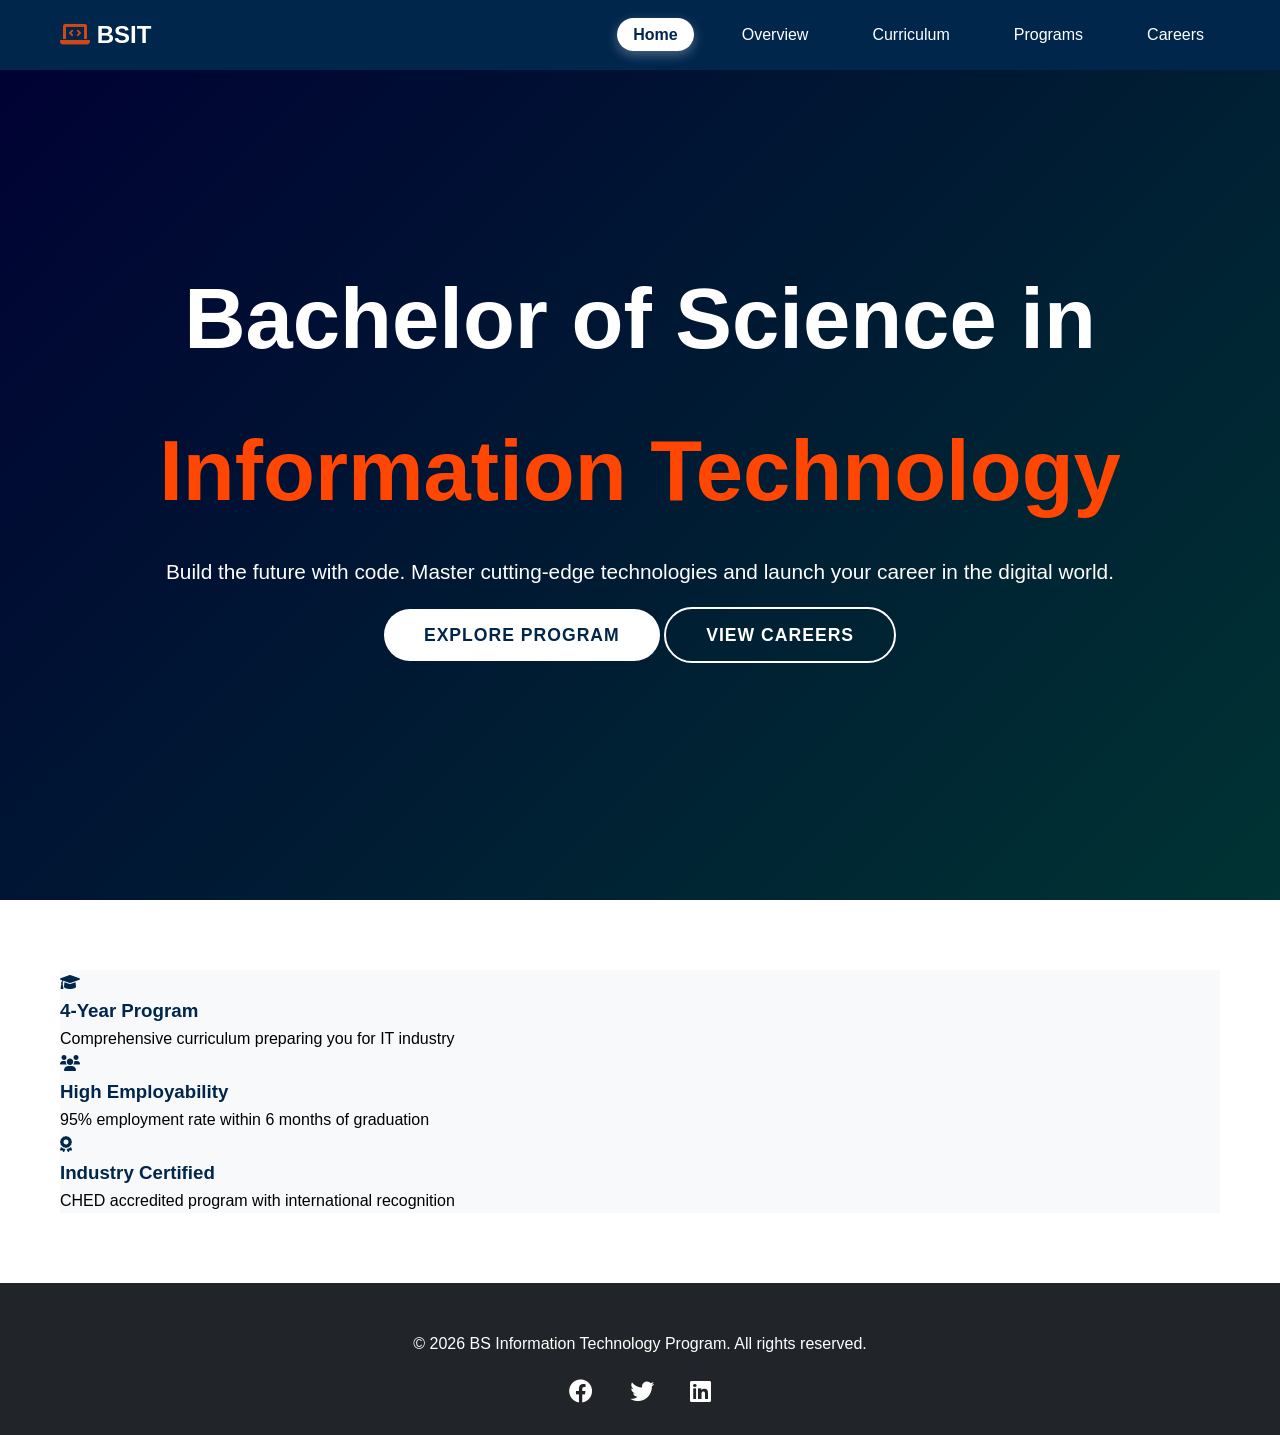
<file: html/index.html>
<!DOCTYPE html>
<html lang="en">
<head>
    <meta charset="UTF-8">
    <meta name="viewport" content="width=device-width, initial-scale=1.0">
    <title>Home - BS Information Technology</title>
    <link rel="stylesheet" href="../css/styles.css">
    <link href="https://cdnjs.cloudflare.com/ajax/libs/font-awesome/6.0.0/css/all.min.css" rel="stylesheet">
</head>
<body>
    <!-- Navigation -->
    <nav class="navbar">
        <div class="nav-container">
            <div class="nav-logo">
                <h2><i class="fas fa-laptop-code"></i> BSIT</h2>
            </div>
            <ul class="nav-menu">
                <li><a href="index.html" class="nav-link active">Home</a></li>
                <li><a href="overview.html" class="nav-link">Overview</a></li>
                <li><a href="curriculum.html" class="nav-link">Curriculum</a></li>
                <li><a href="programs.html" class="nav-link">Programs</a></li>
                <li><a href="careers.html" class="nav-link">Careers</a></li>

            </ul>
            <div class="hamburger">
                <span></span>
                <span></span>
                <span></span>
            </div>
        </div>
    </nav>

    <!-- Hero Section -->
    <section class="hero">
        <div class="hero-content">
            <div class="title">
                <h1>Bachelor of Science in</h1>
                <h1 class="highlight">Information Technology</h1>
            </div>
            <p>Build the future with code. Master cutting-edge technologies and launch your career in the digital world.</p>
            <div class="hero-buttons">
                <a href="overview.html" class="cta-button primary">Explore Program</a>
                <a href="careers.html" class="cta-button secondary">View Careers</a>
            </div>
        </div>
    </section>

    <!-- Quick Info Cards -->
    <section class="quick-info" style="background-color: white; color: black; padding: 70px 0;">
        <div class="container">
            <div class="info-grid">
                <div class="info-card" style="background: #f8f9fa; color: black;">
                    <i class="fas fa-graduation-cap" style="color: #00264C;"></i>
                    <h3 style="color: #00264C;">4-Year Program</h3>
                    <p>Comprehensive curriculum preparing you for IT industry</p>
                </div>
                <div class="info-card" style="background: #f8f9fa; color: black;">
                    <i class="fas fa-users" style="color: #00264C;"></i>
                    <h3 style="color: #00264C;">High Employability</h3>
                    <p>95% employment rate within 6 months of graduation</p>
                </div>
                <div class="info-card" style="background: #f8f9fa; color: black;">
                    <i class="fas fa-award" style="color: #00264C;"></i>
                    <h3 style="color: #00264C;">Industry Certified</h3>
                    <p>CHED accredited program with international recognition</p>
                </div>
            </div>
        </div>
    </section>

    <!-- Footer -->
    <footer class="footer">
        <div class="container">
            <p>&copy; 2026 BS Information Technology Program. All rights reserved.</p>
            <div class="social-links">
                <a href="#"><i class="fab fa-facebook"></i></a>
                <a href="#"><i class="fab fa-twitter"></i></a>
                <a href="#"><i class="fab fa-linkedin"></i></a>
            </div>
        </div>
    </footer>

    <script src="../js/script.js"></script>
</body>
</html>
</file>
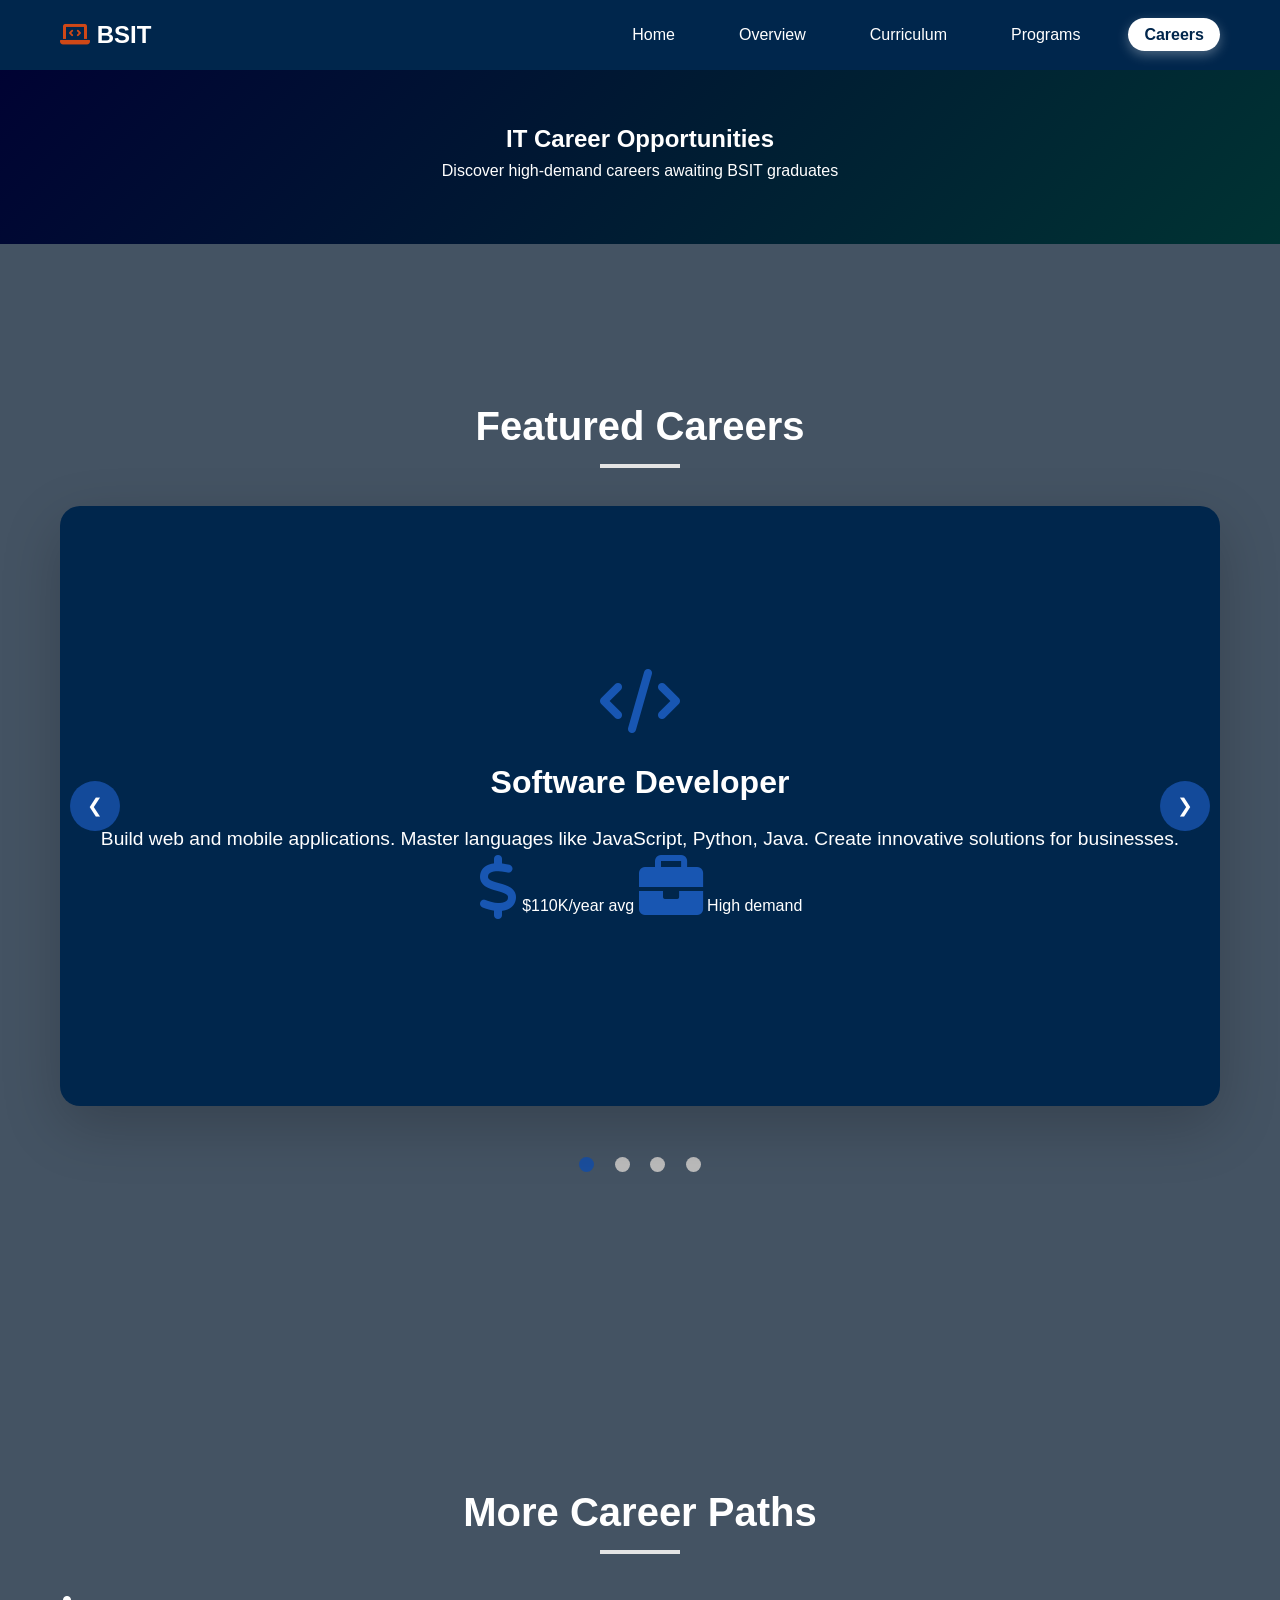
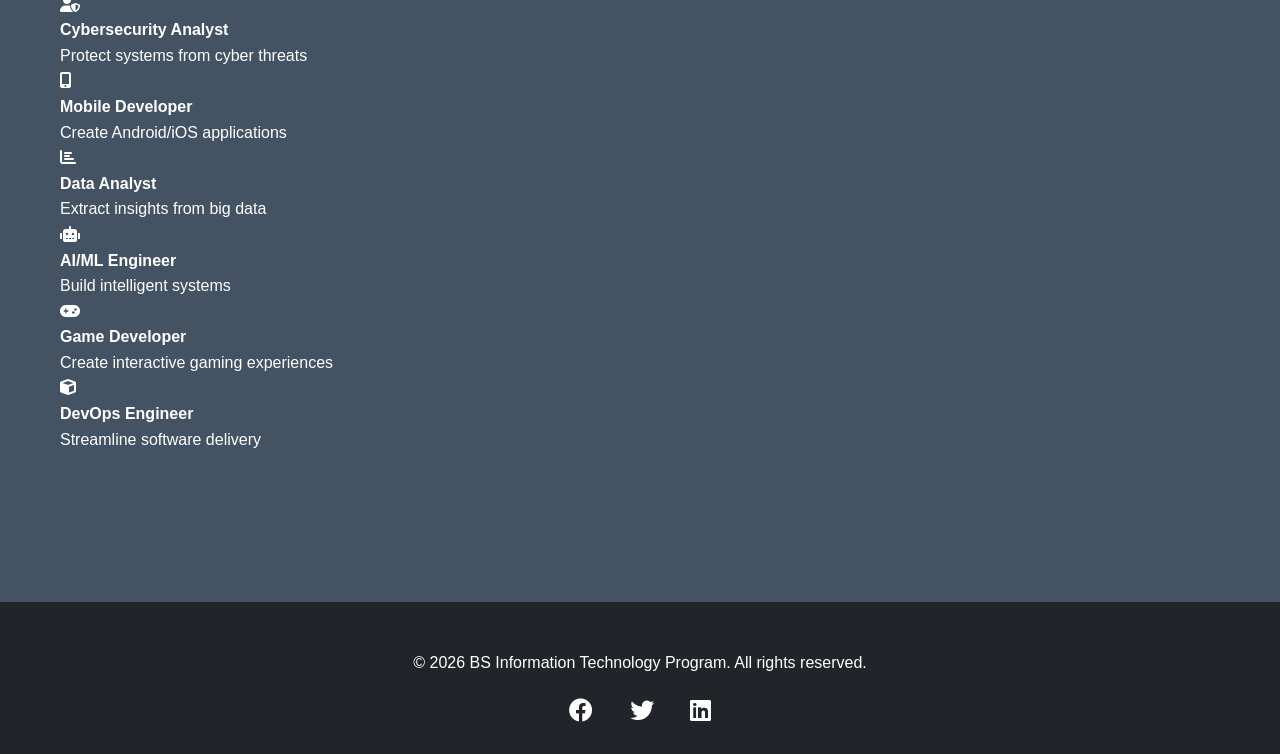
<file: html/careers.html>
<!DOCTYPE html>
<html lang="en">
<head>
    <meta charset="UTF-8">
    <meta name="viewport" content="width=device-width, initial-scale=1.0">
    <title>Careers - BS Information Technology</title>
    <link rel="stylesheet" href="../css/styles.css">
    <link href="https://cdnjs.cloudflare.com/ajax/libs/font-awesome/6.0.0/css/all.min.css" rel="stylesheet">
</head>
<body>
    <!-- Navigation -->
    <nav class="navbar">
        <div class="nav-container">
            <div class="nav-logo">
                <h2><i class="fas fa-laptop-code"></i> BSIT</h2>
            </div>
<ul class="nav-menu">
                <li><a href="index.html" class="nav-link">Home</a></li>
                <li><a href="overview.html" class="nav-link">Overview</a></li>
                <li><a href="curriculum.html" class="nav-link">Curriculum</a></li>
                <li><a href="programs.html" class="nav-link">Programs</a></li>
                <li><a href="careers.html" class="nav-link active">Careers</a></li>

            </ul>
            <div class="hamburger">
                <span></span>
                <span></span>
                <span></span>
            </div>
        </div>
    </nav>

    <!-- Careers Hero -->
    <section class="page-hero">
        <div class="container">
            <h1>IT Career Opportunities</h1>
            <p>Discover high-demand careers awaiting BSIT graduates</p>
        </div>
    </section>

    <!-- Slideshow Section -->
    <section class="section careers-section">
        <div class="container">
            <h2 class="section-title">Featured Careers</h2>
            <div class="slideshow-container">
                <div class="slide active">
                    <div class="career-card large">
                        <i class="fas fa-code fa-4x"></i>
                        <h3>Software Developer</h3>
                        <p>Build web and mobile applications. Master languages like JavaScript, Python, Java. Create innovative solutions for businesses.</p>
                        <div class="career-details">
                            <span><i class="fas fa-dollar-sign"></i> $110K/year avg</span>
                            <span><i class="fas fa-briefcase"></i> High demand</span>
                        </div>
                    </div>
                </div>
                <div class="slide">
                    <div class="career-card large">
                        <i class="fas fa-server fa-4x"></i>
                        <h3>Network Engineer</h3>
                        <p>Design, implement, and manage network infrastructure. Ensure secure and reliable connectivity for organizations.</p>
                        <div class="career-details">
                            <span><i class="fas fa-dollar-sign"></i> $95K/year avg</span>
                            <span><i class="fas fa-clock"></i> Growing field</span>
                        </div>
                    </div>
                </div>
                <div class="slide">
                    <div class="career-card large">
                        <i class="fas fa-database fa-4x"></i>
                        <h3>Database Administrator</h3>
                        <p>Manage enterprise databases, ensure data integrity, security, and performance. Work with SQL, Oracle, MySQL.</p>
                        <div class="career-details">
                            <span><i class="fas fa-dollar-sign"></i> $105K/year avg</span>
                            <span><i class="fas fa-shield-alt"></i> Critical role</span>
                        </div>
                    </div>
                </div>
                <div class="slide">
                    <div class="career-card large">
                        <i class="fas fa-cloud fa-4x"></i>
                        <h3>Cloud Architect</h3>
                        <p>Design scalable cloud solutions using AWS, Azure, Google Cloud. Lead digital transformation initiatives.</p>
                        <div class="career-details">
                            <span><i class="fas fa-dollar-sign"></i> $150K/year avg</span>
                            <span><i class="fas fa-rocket"></i> Future-proof</span>
                        </div>
                    </div>
                </div>
                <button class="prev" onclick="changeSlide(-1)">❮</button>
                <button class="next" onclick="changeSlide(1)">❯</button>
            </div>
            <div class="dots-container">
                <span class="dot active" onclick="currentSlide(1)"></span>
                <span class="dot" onclick="currentSlide(2)"></span>
                <span class="dot" onclick="currentSlide(3)"></span>
                <span class="dot" onclick="currentSlide(4)"></span>
            </div>
        </div>
    </section>

    <!-- Additional Careers Grid -->
    <section class="section">
        <div class="container">
            <h2 class="section-title">More Career Paths</h2>
            <div class="careers-grid">
                <div class="career-item">
                    <i class="fas fa-user-shield"></i>
                    <h4>Cybersecurity Analyst</h4>
                    <p>Protect systems from cyber threats</p>
                </div>
                <div class="career-item">
                    <i class="fas fa-mobile-alt"></i>
                    <h4>Mobile Developer</h4>
                    <p>Create Android/iOS applications</p>
                </div>
                <div class="career-item">
                    <i class="fas fa-chart-bar"></i>
                    <h4>Data Analyst</h4>
                    <p>Extract insights from big data</p>
                </div>
                <div class="career-item">
                    <i class="fas fa-robot"></i>
                    <h4>AI/ML Engineer</h4>
                    <p>Build intelligent systems</p>
                </div>
                <div class="career-item">
                    <i class="fas fa-gamepad"></i>
                    <h4>Game Developer</h4>
                    <p>Create interactive gaming experiences</p>
                </div>
                <div class="career-item">
                    <i class="fas fa-cube"></i>
                    <h4>DevOps Engineer</h4>
                    <p>Streamline software delivery</p>
                </div>
            </div>
        </div>
    </section>

    <!-- Footer -->
    <footer class="footer">
        <div class="container">
            <p>&copy; 2026 BS Information Technology Program. All rights reserved.</p>
            <div class="social-links">
                <a href="#"><i class="fab fa-facebook"></i></a>
                <a href="#"><i class="fab fa-twitter"></i></a>
                <a href="#"><i class="fab fa-linkedin"></i></a>
            </div>
        </div>
    </footer>

    <script src="../js/script.js"></script>
</body>
</html>
</file>
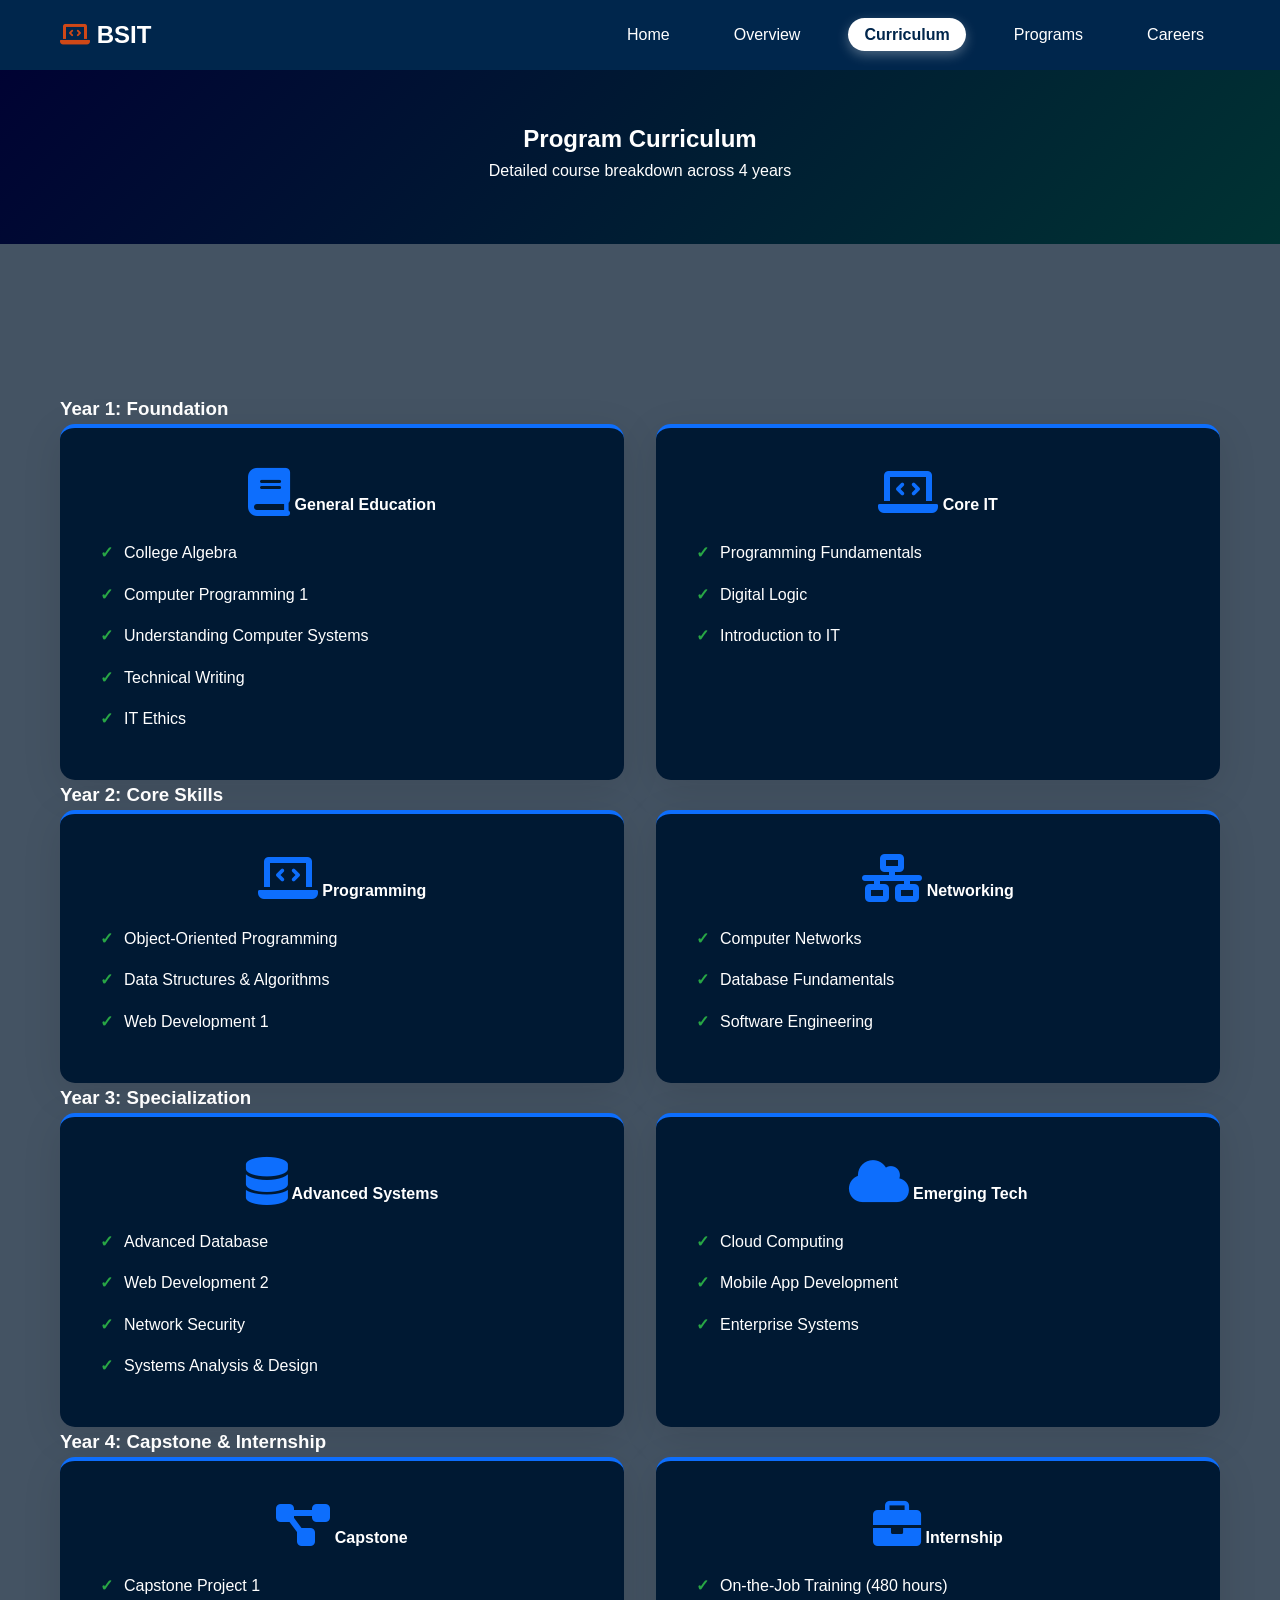
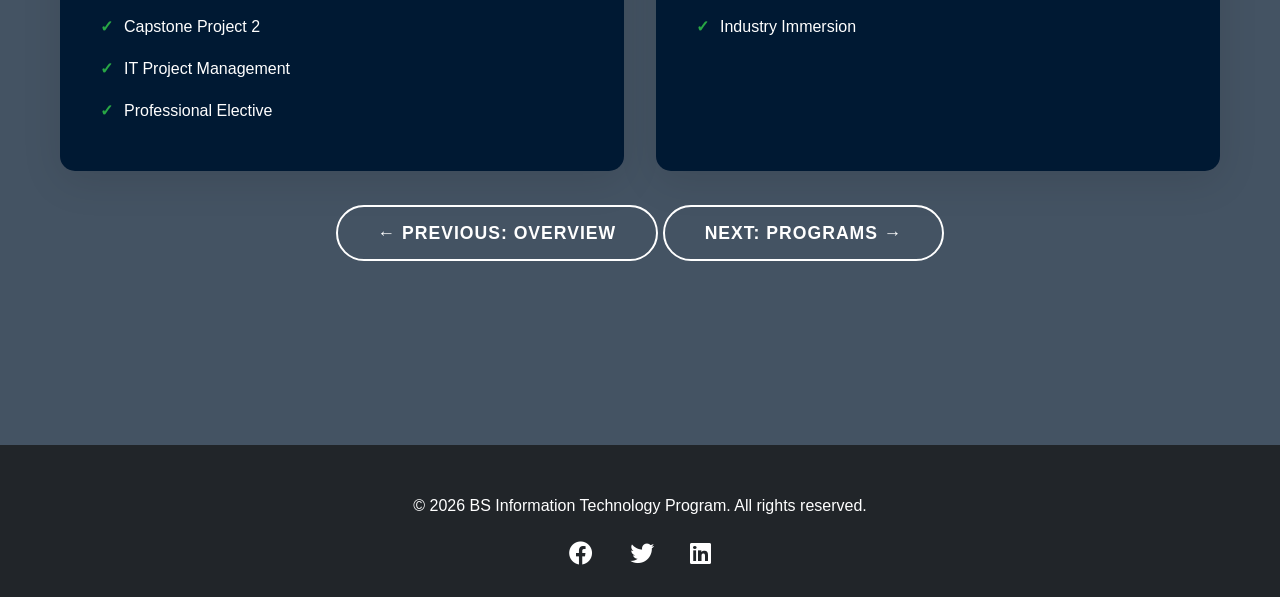
<file: html/curriculum.html>
<!DOCTYPE html>
<html lang="en">
<head>
    <meta charset="UTF-8">
    <meta name="viewport" content="width=device-width, initial-scale=1.0">
    <title>Curriculum - BS Information Technology</title>
    <link rel="stylesheet" href="../css/styles.css">
    <link href="https://cdnjs.cloudflare.com/ajax/libs/font-awesome/6.0.0/css/all.min.css" rel="stylesheet">
</head>
<body>
    <!-- Navigation -->
    <nav class="navbar">
        <div class="nav-container">
            <div class="nav-logo">
                <h2><i class="fas fa-laptop-code"></i> BSIT</h2>
            </div>
<ul class="nav-menu">
                <li><a href="index.html" class="nav-link">Home</a></li>
                <li><a href="overview.html" class="nav-link">Overview</a></li>
                <li><a href="curriculum.html" class="nav-link active">Curriculum</a></li>
                <li><a href="programs.html" class="nav-link">Programs</a></li>
                <li><a href="careers.html" class="nav-link">Careers</a></li>

            </ul>
            <div class="hamburger">
                <span></span>
                <span></span>
                <span></span>
            </div>
        </div>
    </nav>

    <!-- Curriculum Hero -->
    <section class="page-hero">
        <div class="container">
            <h1>Program Curriculum</h1>
            <p>Detailed course breakdown across 4 years</p>
        </div>
    </section>

    <!-- Curriculum Content -->
    <section class="section">
        <div class="container">


            <div id="year1" class="tab-content active">
                <h3>Year 1: Foundation</h3>
                <div class="curriculum-grid">
                    <div class="course-category">
                        <h4><i class="fas fa-book"></i> General Education</h4>
                        <ul>
                            <li>College Algebra</li>
                            <li>Computer Programming 1</li>
                            <li>Understanding Computer Systems</li>
                            <li>Technical Writing</li>
                            <li>IT Ethics</li>
                        </ul>
                    </div>
                    <div class="course-category">
                        <h4><i class="fas fa-laptop-code"></i> Core IT</h4>
                        <ul>
                            <li>Programming Fundamentals</li>
                            <li>Digital Logic</li>
                            <li>Introduction to IT</li>
                        </ul>
                    </div>
                </div>
            </div>

            <div id="year2" class="tab-content">
                <h3>Year 2: Core Skills</h3>
                <div class="curriculum-grid">
                    <div class="course-category">
                        <h4><i class="fas fa-laptop-code"></i> Programming</h4>
                        <ul>
                            <li>Object-Oriented Programming</li>
                            <li>Data Structures & Algorithms</li>
                            <li>Web Development 1</li>
                        </ul>
                    </div>
                    <div class="course-category">
                        <h4><i class="fas fa-network-wired"></i> Networking</h4>
                        <ul>
                            <li>Computer Networks</li>
                            <li>Database Fundamentals</li>
                            <li>Software Engineering</li>
                        </ul>
                    </div>
                </div>
            </div>

            <div id="year3" class="tab-content">
                <h3>Year 3: Specialization</h3>
                <div class="curriculum-grid">
                    <div class="course-category">
                        <h4><i class="fas fa-database"></i> Advanced Systems</h4>
                        <ul>
                            <li>Advanced Database</li>
                            <li>Web Development 2</li>
                            <li>Network Security</li>
                            <li>Systems Analysis & Design</li>
                        </ul>
                    </div>
                    <div class="course-category">
                        <h4><i class="fas fa-cloud"></i> Emerging Tech</h4>
                        <ul>
                            <li>Cloud Computing</li>
                            <li>Mobile App Development</li>
                            <li>Enterprise Systems</li>
                        </ul>
                    </div>
                </div>
            </div>

            <div id="year4" class="tab-content">
                <h3>Year 4: Capstone & Internship</h3>
                <div class="curriculum-grid">
                    <div class="course-category">
                        <h4><i class="fas fa-project-diagram"></i> Capstone</h4>
                        <ul>
                            <li>Capstone Project 1</li>
                            <li>Capstone Project 2</li>
                            <li>IT Project Management</li>
                            <li>Professional Elective</li>
                        </ul>
                    </div>
                    <div class="course-category">
                        <h4><i class="fas fa-briefcase"></i> Internship</h4>
                        <ul>
                            <li>On-the-Job Training (480 hours)</li>
                            <li>Industry Immersion</li>
                        </ul>
                    </div>
                </div>
            </div>
            <div style="text-align: center; margin: 3rem 0;">
                <a href="overview.html" class="cta-button secondary">← Previous: Overview</a>
                <a href="programs.html" class="cta-button secondary">Next:     Programs →</a>
            </div>
        </div>
    </section>

    <!-- Footer -->
    <footer class="footer">
        <div class="container">
            <p>&copy; 2026 BS Information Technology Program. All rights reserved.</p>
            <div class="social-links">
                <a href="#"><i class="fab fa-facebook"></i></a>
                <a href="#"><i class="fab fa-twitter"></i></a>
                <a href="#"><i class="fab fa-linkedin"></i></a>
            </div>
        </div>
    </footer>

    <script src="../js/script.js"></script>
    <script>
function showTab(tabName) {
            // Hide all tab contents
            var tabContents = document.getElementsByClassName('tab-content');
            for (var i = 0; i < tabContents.length; i++) {
                tabContents[i].classList.remove('active');
                tabContents[i].style.opacity = '0';
            }
            
            // Remove active class from all tab buttons
            var tabButtons = document.getElementsByClassName('tab-button');
            for (var i = 0; i < tabButtons.length; i++) {
                tabButtons[i].classList.remove('active');
            }
            
            // Show selected tab content with smooth fade
            var selectedContent = document.getElementById(tabName);
            selectedContent.classList.add('active');
            setTimeout(function() {
                selectedContent.style.opacity = '1';
            }, 50);
            
            // Smooth scroll to the content area
            document.getElementById(tabName).scrollIntoView({ behavior: 'smooth', block: 'start' });
            
            event.currentTarget.classList.add('active');
        }
    </script>
</body>
</html>
</file>
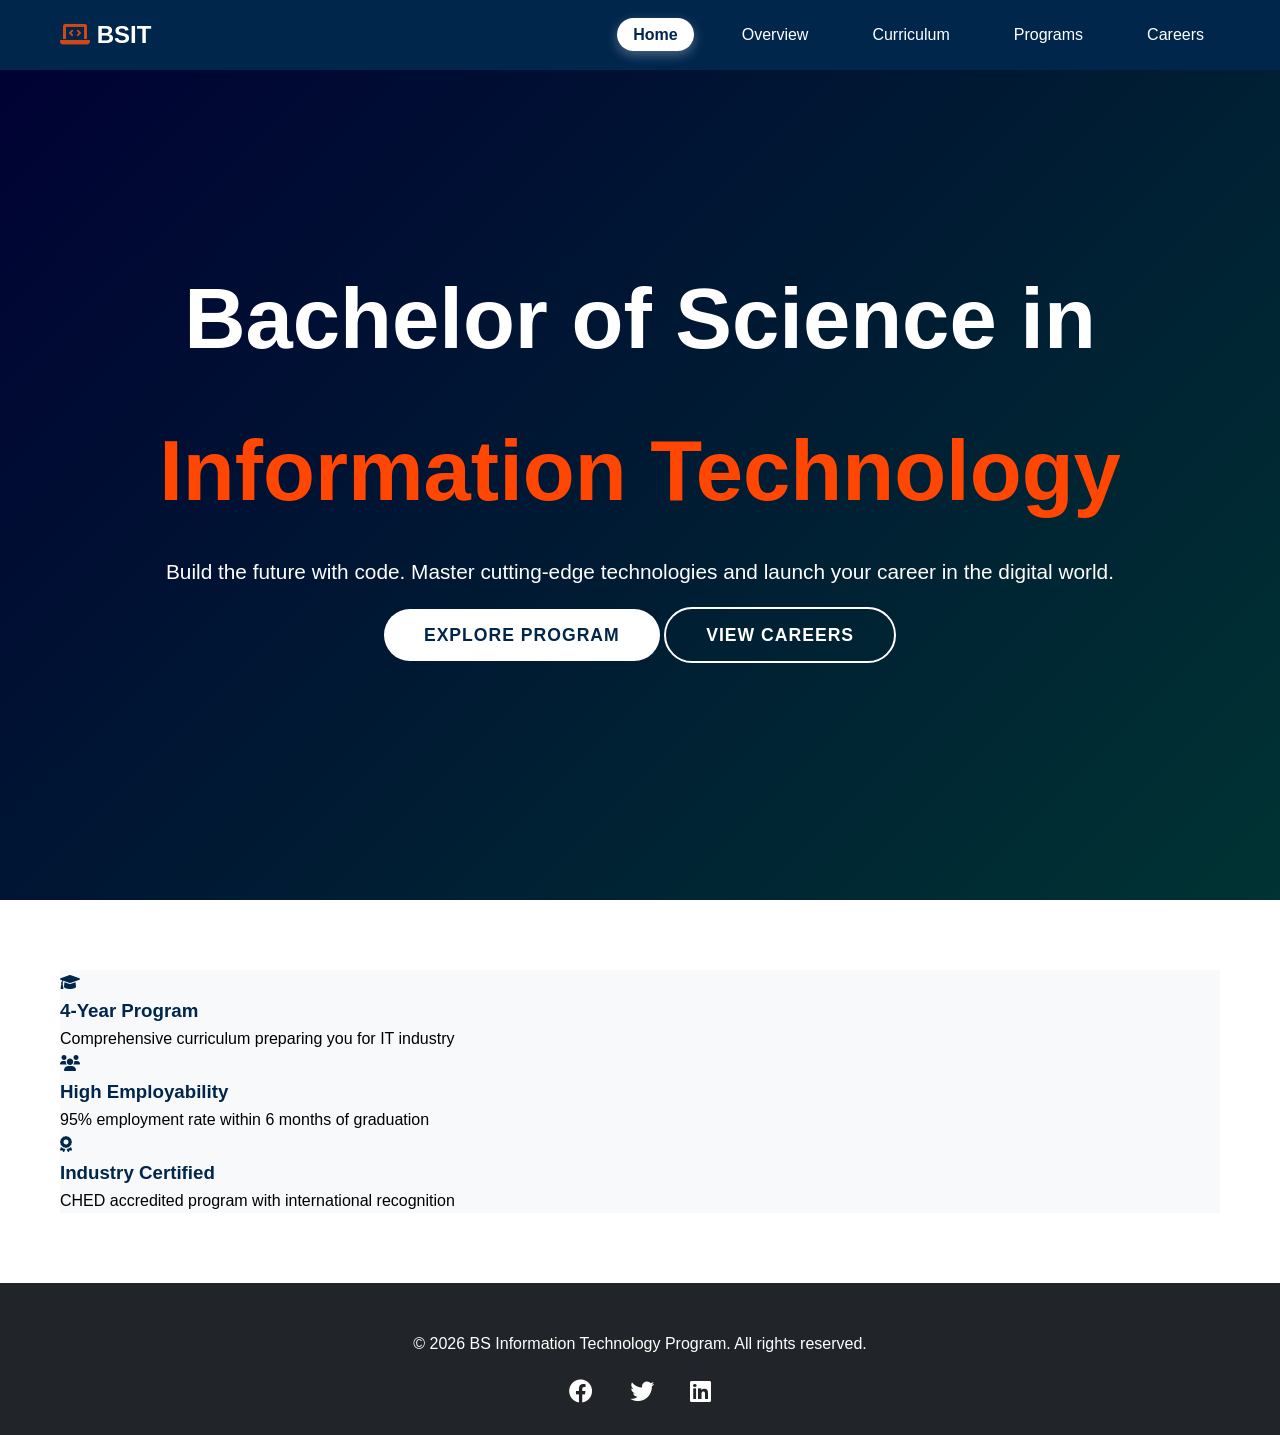
<file: html/home.html>
<!DOCTYPE html>
<html lang="en">
<head>
    <meta charset="UTF-8">
    <meta name="viewport" content="width=device-width, initial-scale=1.0">
    <title>Home - BS Information Technology</title>
    <link rel="stylesheet" href="../css/styles.css">
    <link href="https://cdnjs.cloudflare.com/ajax/libs/font-awesome/6.0.0/css/all.min.css" rel="stylesheet">
</head>
<body>
    <!-- Navigation -->
    <nav class="navbar">
        <div class="nav-container">
            <div class="nav-logo">
                <h2><i class="fas fa-laptop-code"></i> BSIT</h2>
            </div>
            <ul class="nav-menu">
                <li><a href="home.html" class="nav-link active">Home</a></li>
                <li><a href="overview.html" class="nav-link">Overview</a></li>
                <li><a href="curriculum.html" class="nav-link">Curriculum</a></li>
                <li><a href="programs.html" class="nav-link">Programs</a></li>
                <li><a href="careers.html" class="nav-link">Careers</a></li>

            </ul>
            <div class="hamburger">
                <span></span>
                <span></span>
                <span></span>
            </div>
        </div>
    </nav>

    <!-- Hero Section -->
    <section class="hero">
        <div class="hero-content">
            <div class="title">
                <h1>Bachelor of Science in</h1>
                <h1 class="highlight">Information Technology</h1>
            </div>
            <p>Build the future with code. Master cutting-edge technologies and launch your career in the digital world.</p>
            <div class="hero-buttons">
                <a href="overview.html" class="cta-button primary">Explore Program</a>
                <a href="careers.html" class="cta-button secondary">View Careers</a>
            </div>
        </div>
    </section>

    <!-- Quick Info Cards -->
    <section class="quick-info" style="background-color: white; color: black; padding: 70px 0;">
        <div class="container">
            <div class="info-grid">
                <div class="info-card" style="background: #f8f9fa; color: black;">
                    <i class="fas fa-graduation-cap" style="color: #00264C;"></i>
                    <h3 style="color: #00264C;">4-Year Program</h3>
                    <p>Comprehensive curriculum preparing you for IT industry</p>
                </div>
                <div class="info-card" style="background: #f8f9fa; color: black;">
                    <i class="fas fa-users" style="color: #00264C;"></i>
                    <h3 style="color: #00264C;">High Employability</h3>
                    <p>95% employment rate within 6 months of graduation</p>
                </div>
                <div class="info-card" style="background: #f8f9fa; color: black;">
                    <i class="fas fa-award" style="color: #00264C;"></i>
                    <h3 style="color: #00264C;">Industry Certified</h3>
                    <p>CHED accredited program with international recognition</p>
                </div>
            </div>
        </div>
    </section>

    <!-- Footer -->
    <footer class="footer">
        <div class="container">
            <p>&copy; 2026 BS Information Technology Program. All rights reserved.</p>
            <div class="social-links">
                <a href="#"><i class="fab fa-facebook"></i></a>
                <a href="#"><i class="fab fa-twitter"></i></a>
                <a href="#"><i class="fab fa-linkedin"></i></a>
            </div>
        </div>
    </footer>

    <script src="../js/script.js"></script>
</body>
</html>
</file>
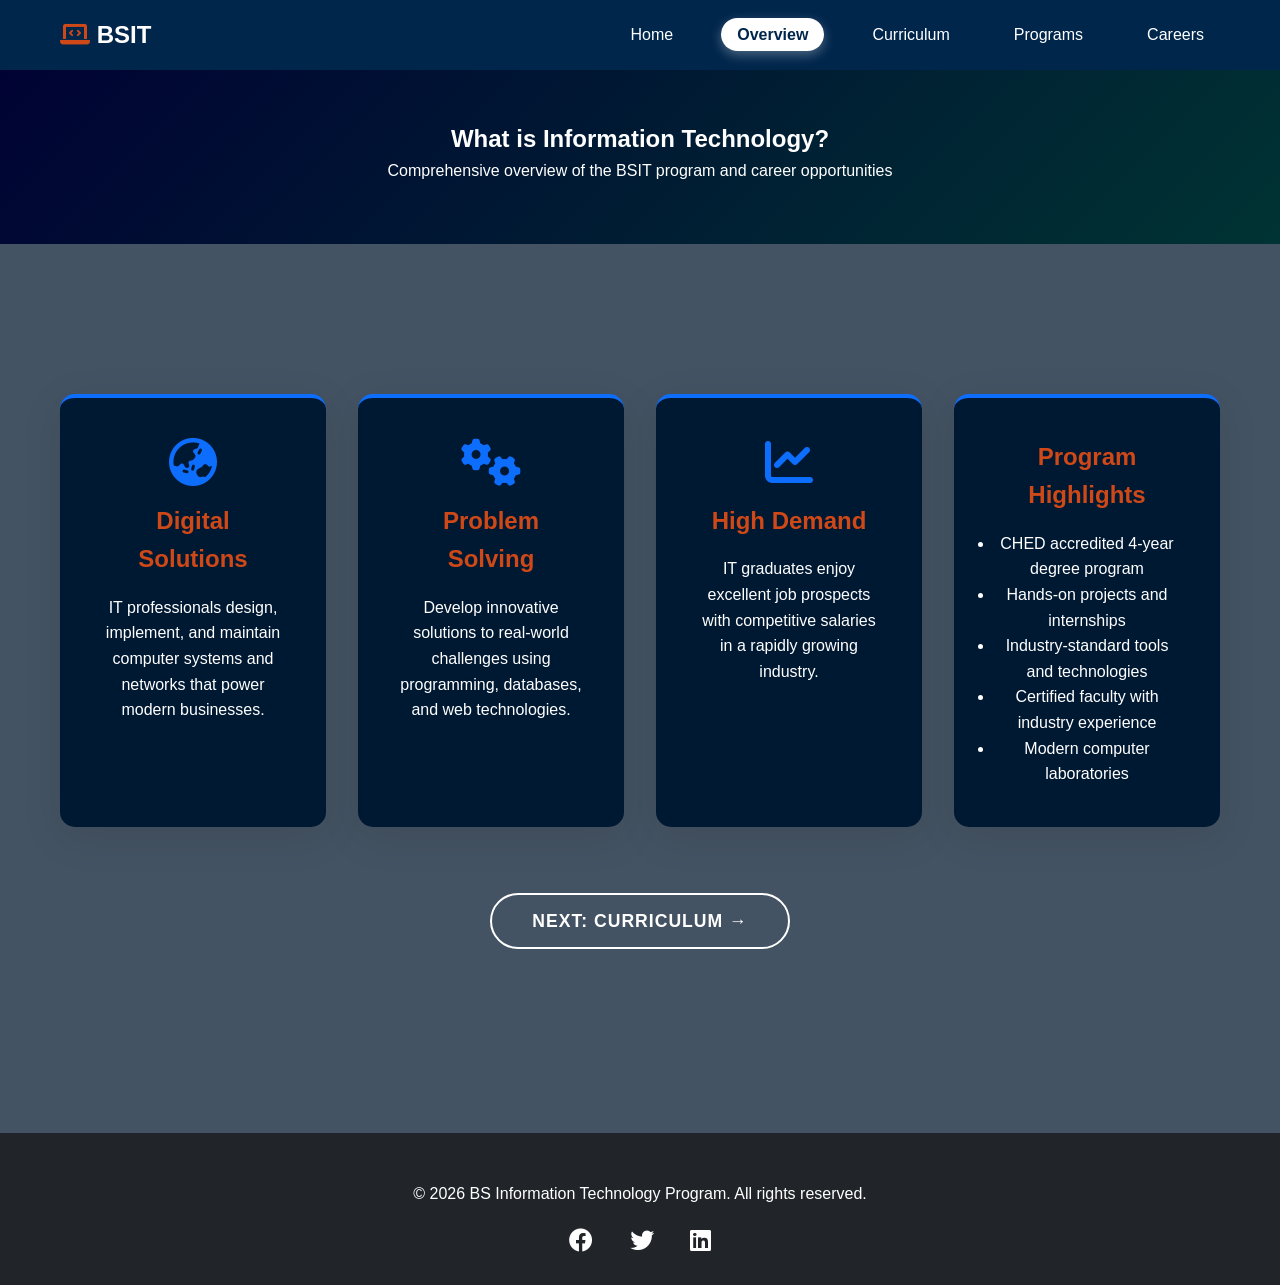
<file: html/overview.html>
<!DOCTYPE html>
<html lang="en">
<head>
    <meta charset="UTF-8">
    <meta name="viewport" content="width=device-width, initial-scale=1.0">
    <title>Overview - BS Information Technology</title>
    <link rel="stylesheet" href="../css/styles.css">
    <link href="https://cdnjs.cloudflare.com/ajax/libs/font-awesome/6.0.0/css/all.min.css" rel="stylesheet">
</head>
<body>
    <!-- Navigation -->
    <nav class="navbar">
        <div class="nav-container">
            <div class="nav-logo">
                <h2><i class="fas fa-laptop-code"></i> BSIT</h2>
            </div>
<ul class="nav-menu">
                <li><a href="index.html" class="nav-link">Home</a></li>
                <li><a href="overview.html" class="nav-link active">Overview</a></li>
                <li><a href="curriculum.html" class="nav-link">Curriculum</a></li>
                <li><a href="programs.html" class="nav-link">Programs</a></li>
                <li><a href="careers.html" class="nav-link">Careers</a></li>

            </ul>
            <div class="hamburger">
                <span></span>
                <span></span>
                <span></span>
            </div>
        </div>
    </nav>

    <!-- Overview Hero -->
    <section class="page-hero">
        <div class="container">
            <h1>What is Information Technology?</h1>
            <p>Comprehensive overview of the BSIT program and career opportunities</p>
        </div>
    </section>

    <!-- Overview Content -->
    <section class="section">
        <div class="container">
<div class="content-grid overview-grid">
                <div class="row">
                    <div class="content-card">
                        <i class="fas fa-globe-asia"></i>
                        <h3>Digital Solutions</h3>
                        <p>IT professionals design, implement, and maintain computer systems and networks that power modern businesses.</p>
                    </div>
                    <div class="content-card">
                        <i class="fas fa-cogs"></i>
                        <h3>Problem Solving</h3>
                        <p>Develop innovative solutions to real-world challenges using programming, databases, and web technologies.</p>
                    </div>
                </div>
                <div class="row">
                    <div class="content-card">
                        <i class="fas fa-chart-line"></i>
                        <h3>High Demand</h3>
                        <p>IT graduates enjoy excellent job prospects with competitive salaries in a rapidly growing industry.</p>
                    </div>
                    <div class="content-card full-width">
                        <h3>Program Highlights</h3>
                        <ul>
                            <li>CHED accredited 4-year degree program</li>
                            <li>Hands-on projects and internships</li>
                            <li>Industry-standard tools and technologies</li>
                            <li>Certified faculty with industry experience</li>
                            <li>Modern computer laboratories</li>
                        </ul>
                    </div>
                </div>
            </div>
            <div style="text-align: center; margin: 3rem 0;">
                <a href="curriculum.html" class="cta-button secondary">Next: Curriculum →</a>
            </div>
        </div>
    </section>

    <!-- Footer -->
    <footer class="footer">
        <div class="container">
            <p>&copy; 2026 BS Information Technology Program. All rights reserved.</p>
            <div class="social-links">
                <a href="#"><i class="fab fa-facebook"></i></a>
                <a href="#"><i class="fab fa-twitter"></i></a>
                <a href="#"><i class="fab fa-linkedin"></i></a>
            </div>
        </div>
    </footer>

    <script src="../js/script.js"></script>
</body>
</html>
</file>
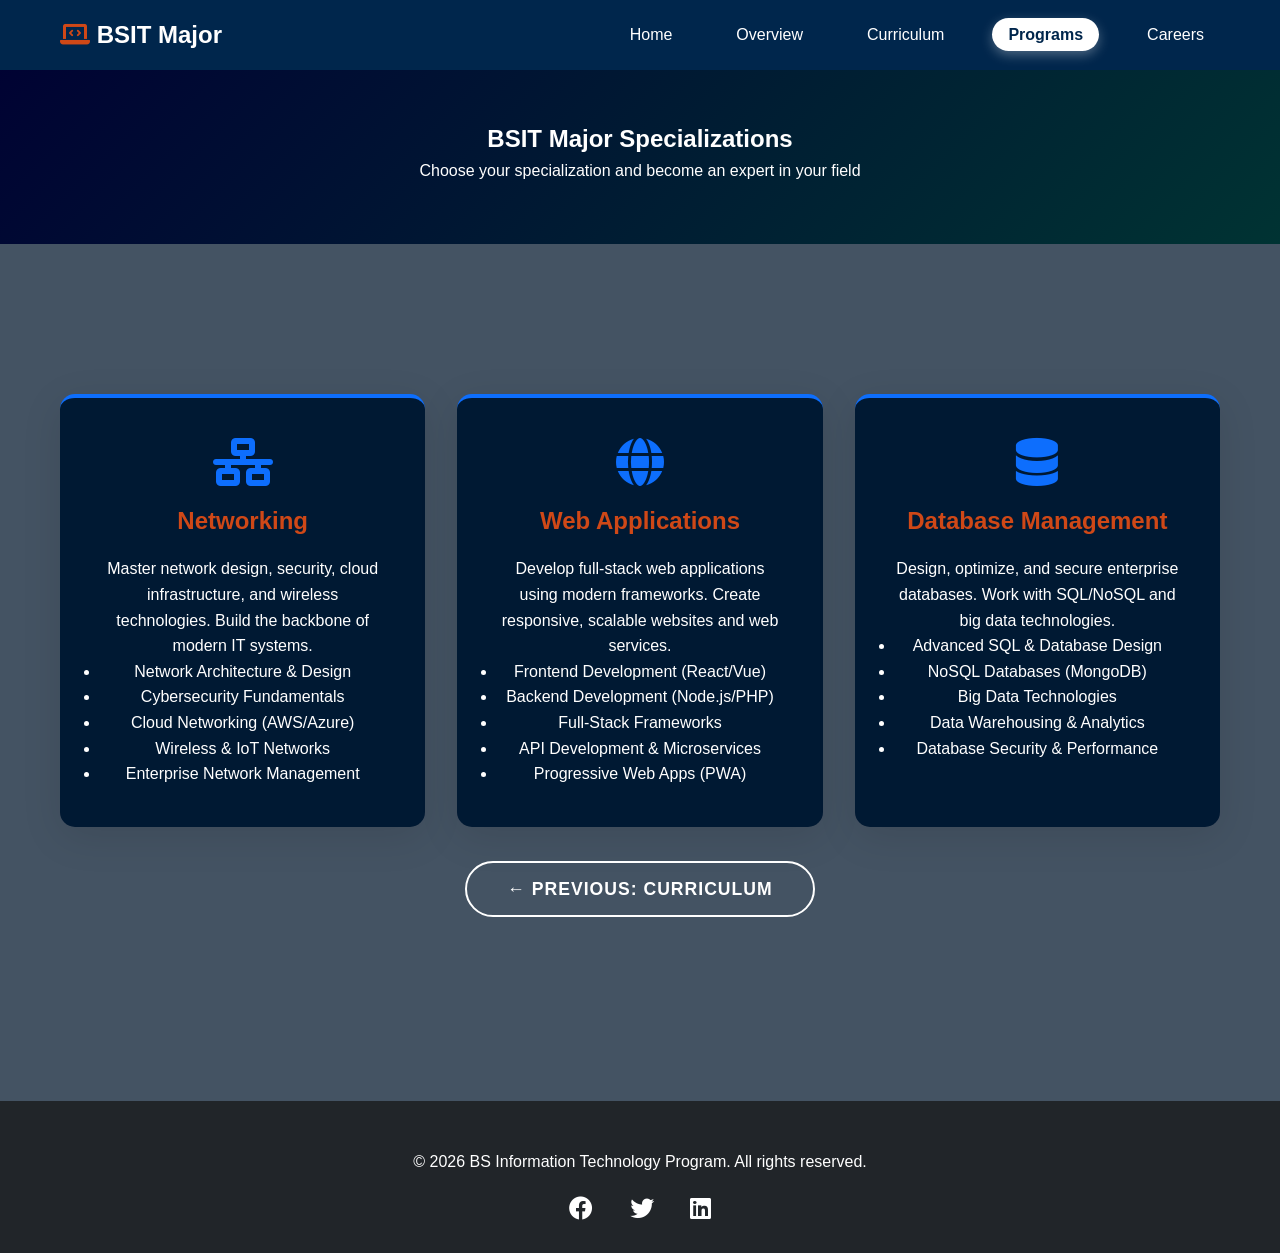
<file: html/programs.html>
<!DOCTYPE html>
<html lang="en">
<head>
    <meta charset="UTF-8">
    <meta name="viewport" content="width=device-width, initial-scale=1.0">
    <title>Programs - BS Information Technology</title>
    <link rel="stylesheet" href="../css/styles.css">
    <link href="https://cdnjs.cloudflare.com/ajax/libs/font-awesome/6.0.0/css/all.min.css" rel="stylesheet">
</head>
<body>
    <!-- Navigation -->
    <nav class="navbar">
        <div class="nav-container">
            <div class="nav-logo">
                <h2><i class="fas fa-laptop-code"></i> BSIT Major</h2>
            </div>
<ul class="nav-menu">
                <li><a href="index.html" class="nav-link">Home</a></li>
                <li><a href="overview.html" class="nav-link">Overview</a></li>
                <li><a href="curriculum.html" class="nav-link">Curriculum</a></li>
                <li><a href="programs.html" class="nav-link active">Programs</a></li>
                <li><a href="careers.html" class="nav-link">Careers</a></li>
            </ul>
            <div class="hamburger">
                <span></span>
                <span></span>
                <span></span>
            </div>
        </div>
    </nav>

    <!-- Programs Hero -->
    <section class="page-hero">
        <div class="container">
            <h1>BSIT Major Specializations</h1>
            <p>Choose your specialization and become an expert in your field</p>
        </div>
    </section>

    <!-- Programs Content -->
    <section class="section">
        <div class="container">
            <div class="content-grid">
                <div class="content-card">
                    <i class="fas fa-network-wired fa-3x"></i>
                    <h3>Networking</h3>
                    <p>Master network design, security, cloud infrastructure, and wireless technologies. Build the backbone of modern IT systems.</p>
                    <ul>
                        <li>Network Architecture & Design</li>
                        <li>Cybersecurity Fundamentals</li>
                        <li>Cloud Networking (AWS/Azure)</li>
                        <li>Wireless & IoT Networks</li>
                        <li>Enterprise Network Management</li>
                    </ul>
                </div>
                <div class="content-card">
                    <i class="fas fa-globe fa-3x"></i>
                    <h3>Web Applications</h3>
                    <p>Develop full-stack web applications using modern frameworks. Create responsive, scalable websites and web services.</p>
                    <ul>
                        <li>Frontend Development (React/Vue)</li>
                        <li>Backend Development (Node.js/PHP)</li>
                        <li>Full-Stack Frameworks</li>
                        <li>API Development & Microservices</li>
                        <li>Progressive Web Apps (PWA)</li>
                    </ul>
                </div>
                <div class="content-card">
                    <i class="fas fa-database fa-3x"></i>
                    <h3>Database Management</h3>
                    <p>Design, optimize, and secure enterprise databases. Work with SQL/NoSQL and big data technologies.</p>
                    <ul>
                        <li>Advanced SQL & Database Design</li>
                        <li>NoSQL Databases (MongoDB)</li>
                        <li>Big Data Technologies</li>
                        <li>Data Warehousing & Analytics</li>
                        <li>Database Security & Performance</li>
                    </ul>
                </div>
            </div>
            <div style="text-align: center; margin: 3rem 0;">
                <a href="curriculum.html" class="cta-button secondary">← Previous: Curriculum</a>
            </div>
        </div>
    </section>

    <!-- Footer -->
    <footer class="footer">
        <div class="container">
            <p>&copy; 2026 BS Information Technology Program. All rights reserved.</p>
            <div class="social-links">
                <a href="#"><i class="fab fa-facebook"></i></a>
                <a href="#"><i class="fab fa-twitter"></i></a>
                <a href="#"><i class="fab fa-linkedin"></i></a>
            </div>
        </div>
    </footer>

    <script src="../js/script.js"></script>
</body>
</html>
</file>
<file: css/styles.css>
/* Reset and Base Styles */
* {
    margin: 0;
    padding: 0;
    box-sizing: border-box;
}

.page-hero {
    background: linear-gradient(135deg, #000033 0%, #003333 100%);
    padding: 120px 0 60px;
    text-align: center;
    color: white;
}

body {
    font-family: 'Segoe UI', Tahoma, Geneva, Verdana, sans-serif;
    line-height: 1.6;
    color: #333;
}

.container {
    max-width: 1200px;
    margin: 0 auto;
    padding: 0 20px;
}

/* Navigation */
.navbar {
    background: #00264C;
    backdrop-filter: blur(10px);
    position: fixed;
    top: 0;
    width: 100%;
    z-index: 1000;
    padding: 1rem 0;
    transition: all 0.3s ease;
}

.nav-container {
    max-width: 1200px;
    margin: 0 auto;
    padding: 0 20px;
    display: flex;
    justify-content: space-between;
    align-items: center;
}

.nav-logo i{
    color: rgb(207, 72, 23);
}

.nav-logo h2 {
    color: white;
    font-size: 1.5rem;
}

.nav-menu {
    display: flex;
    list-style: none;
    gap: 2rem;
}

.nav-link {
    color: white;
    text-decoration: none;
    font-weight: 500;
    transition: all 0.3s ease;
    padding: 0.5rem 1rem;
    border-radius: 25px;
}

.nav-link:hover {
    color: #ff4603;
    background: rgba(255, 255, 255, 0.1);
}

.nav-link.active {
    background: #ffffff;
    color: #00264C;
    font-weight: 600;
    box-shadow: 0 4px 12px rgba(255, 255, 255, 0.3);
}

.hamburger {
    display: none;
    flex-direction: column;
    cursor: pointer;
}

.hamburger span {
    width: 25px;
    height: 3px;
    background: white;
    margin: 3px 0;
    transition: 0.3s;
}

/* Hero Section */
.hero {
    background: linear-gradient(135deg, #000033 0%, 	#003333 100%);
    width: 100%;
    height: 100vh;
    display: flex;
    align-items: center;
    justify-content: center;
    text-align: center;
    color: white;
    padding: 0 20px;
}

.title h1 {
    font-size: 85px;
    font-weight: 700;
    margin-bottom: 1rem;
}

.highlight {
    color: #ff4603;
}

.hero-content p {
    font-size: 1.3rem;
    margin-bottom: 2rem;
}

.cta-button {
    background: #FFE6CC;
    color: #001933;
    border: none;
    padding: 1rem 2.5rem;
    font-size: 1.1rem;
    font-weight: 600;
    border-radius: 50px;
    cursor: pointer;
    transition: all 0.3s ease;
    text-transform: uppercase;
    letter-spacing: 1px;
    text-decoration: none;
}

.cta-button:hover {
    transform: translateY(-3px);
    box-shadow: 0 8px 15px #a39382;
}

/* Sections */
.section {
    min-height: 50vh;
    padding: 150px 0;
    background-color: #445363;
    color: white;
    border-top: none;
}

.section-title {
    text-align: center;
    font-size: 2.5rem;
    margin-bottom: 3rem;
    color: white;
    position: relative;
}

.section-title::after {
    content: '';
    position: absolute;
    bottom: -10px;
    left: 50%;
    transform: translateX(-50%);
    width: 80px;
    height: 4px;
    background: rgb(228, 228, 228);
}

/* Content Grid */
.content-grid, .curriculum-grid, .skills-grid {
    display: grid;
    grid-template-columns: repeat(auto-fit, minmax(300px, 1fr));
    gap: 2rem;
}

.overview-grid .row {
    display: grid;
    grid-template-columns: 1fr 1fr;
    gap: 2rem;
    margin-bottom: 2rem;
}

@media (max-width: 768px) {
    .overview-grid .row {
        grid-template-columns: 1fr;
    }
}

.content-card, .course-category {
    background: #001933;
    padding: 2.5rem;
    border-radius: 15px;
    box-shadow: 0 10px 40px rgba(0,0,0,0.1);
    text-align: center;
    transition: all 0.3s ease;
    border-top: 4px solid #0d6efd;
}

.content-card i, .course-category i {
    font-size: 3rem;
    color: #0d6efd;
    margin-bottom: 1rem;
}

.content-card h3, .course-category h3 {
    font-size: 1.5rem;
    margin-bottom: 1rem;
    color: rgb(207, 72, 23);
}

.course-category ul {
    list-style: none;
    text-align: left;
}

.course-category li {
    padding: 0.5rem 0;
    padding-left: 1.5rem;
    position: relative;
}

.course-category li::before {
    content: '✓';
    position: absolute;
    left: 0;
    color: #28a745;
    font-weight: bold;
}

/* Slideshow */
.slideshow-container {
    position: relative;
    max-width: 1200px;
    margin: 3rem auto;
    height: 600px;
    overflow: hidden;
    border-radius: 20px;
    box-shadow: 0 20px 60px rgba(0,0,0,0.2);
}

.slide {
    position: absolute;
    top: 0;
    left: 0;
    width: 100%;
    height: 100%;
    opacity: 0;
    transition: opacity 0.5s ease;
}

.slide.active {
    opacity: 1;
}

.career-card {
    background: #00264C;
    height: 100%;
    display: flex;
    flex-direction: column;
    align-items: center;
    justify-content: center;
    text-align: center;
    padding: 3rem 2rem;
}

.career-card i {
    font-size: 4rem;
    color: rgba(27, 92, 190, 0.9);
    margin-bottom: 1.5rem;
}

.career-card h3 {
    font-size: 2rem;
    margin-bottom: 1rem;
    color: #ffffff;
}

.career-card p {
    font-size: 1.2rem;
    color: #ffffff;
}

.prev, .next {
    position: absolute;
    top: 50%;
    transform: translateY(-50%);
    background: rgba(22, 78, 163, 0.9);
    color: white;
    border: none;
    width: 50px;
    height: 50px;
    border-radius: 50%;
    cursor: pointer;
    font-size: 1.2rem;
    transition: all 0.3s ease;
    z-index: 10;
}

.prev {
    left: 10px;
}

.next {
    right: 10px;
}

.prev:hover, .next:hover {
    background: rgba(27, 92, 190, 0.9);
    transform: translateY(-50%) scale(1.1);
}

.dots-container {
    text-align: center;
    margin-top: 2rem;
}

.dot {
    height: 15px;
    width: 15px;
    margin: 0 8px;
    background-color: #bbb;
    border-radius: 50%;
    display: inline-block;
    cursor: pointer;
    transition: background-color 0.3s ease;
}

.dot.active, .dot:hover {
    background-color: rgba(22, 78, 163, 0.9);
}

/* Skills Section */
.skill-bar {
    background: #f1f1f1;
    margin-bottom: 2rem;
    border-radius: 25px;
    padding: 3px;
    position: relative;
    overflow: hidden;
}

.skill-name {
    position: absolute;
    top: -35px;
    left: 0;
    font-weight: 600;
    color: #333;
}

.skill-progress {
    height: 30px;
    background: linear-gradient(90deg, #0d6efd, #6610f2);
    border-radius: 22px;
    transition: width 2s ease;
    display: flex;
    align-items: center;
    justify-content: center;
    color: white;
    font-weight: 600;
}

/* Apply Section */
.apply-section {
    background: #00264C;
    color: white;
    text-align: center;
    padding: 100px 0;
}

.apply-section h2 {
    font-size: 2.5rem;
    margin-bottom: 1rem;
}

.apply-section p {
    font-size: 1.3rem;
    margin-bottom: 2.5rem;
}

.apply-buttons {
    display: flex;
    gap: 1.5rem;
    justify-content: center;
    flex-wrap: wrap;
}

.cta-button.primary {
    background: white;
    color: #00264C;
}

.cta-button.primary:hover {
    background: #f8f9fa;
}

.cta-button.secondary {
    background: transparent;
    color: white;
    border: 2px solid white;
}

.cta-button.secondary:hover {
    background: white;
    color: #00264C;
}

/* Footer */
.footer {
    background: #212529;
    color: white;
    text-align: center;
    padding: 3rem 0 1.5rem;
}

.social-links {
    margin-top: 1rem;
}

.social-links a {
    color: white;
    font-size: 1.5rem;
    margin: 0 1rem;
    transition: color 0.3s ease;
}

.social-links a:hover {
    color: #0d6efd;
}

/* Responsive */
@media (max-width: 768px) {
    .hamburger {
        display: flex;
    }
    
    .nav-menu {
        position: fixed;
        left: -100%;
        top: 70px;
        flex-direction: column;
        background-color: #00264C;
        width: 100%;
        text-align: center;
        transition: 0.3s;
        padding: 2rem 0;
    }
    
    .nav-menu.active {
        left: 0;
    }
    
    .nav-link {
        display: block;
        margin: 0.5rem 0;
    }
    
    .nav-link.active {
        background: #ffffff;
        color: #00264C;
    }
    
    .hero-content h1 {
        font-size: 2.5rem;
    }
    
    .apply-buttons {
        flex-direction: column;
        align-items: center;
    }
    
    .slideshow-container {
        height: 300px;
    }
}

@media (max-width: 480px) {
    .hero {
        padding: 2rem 0;
        height: 90vh;
    }
    
    .section {
        padding: 60px 0;
    }
}
</file>
